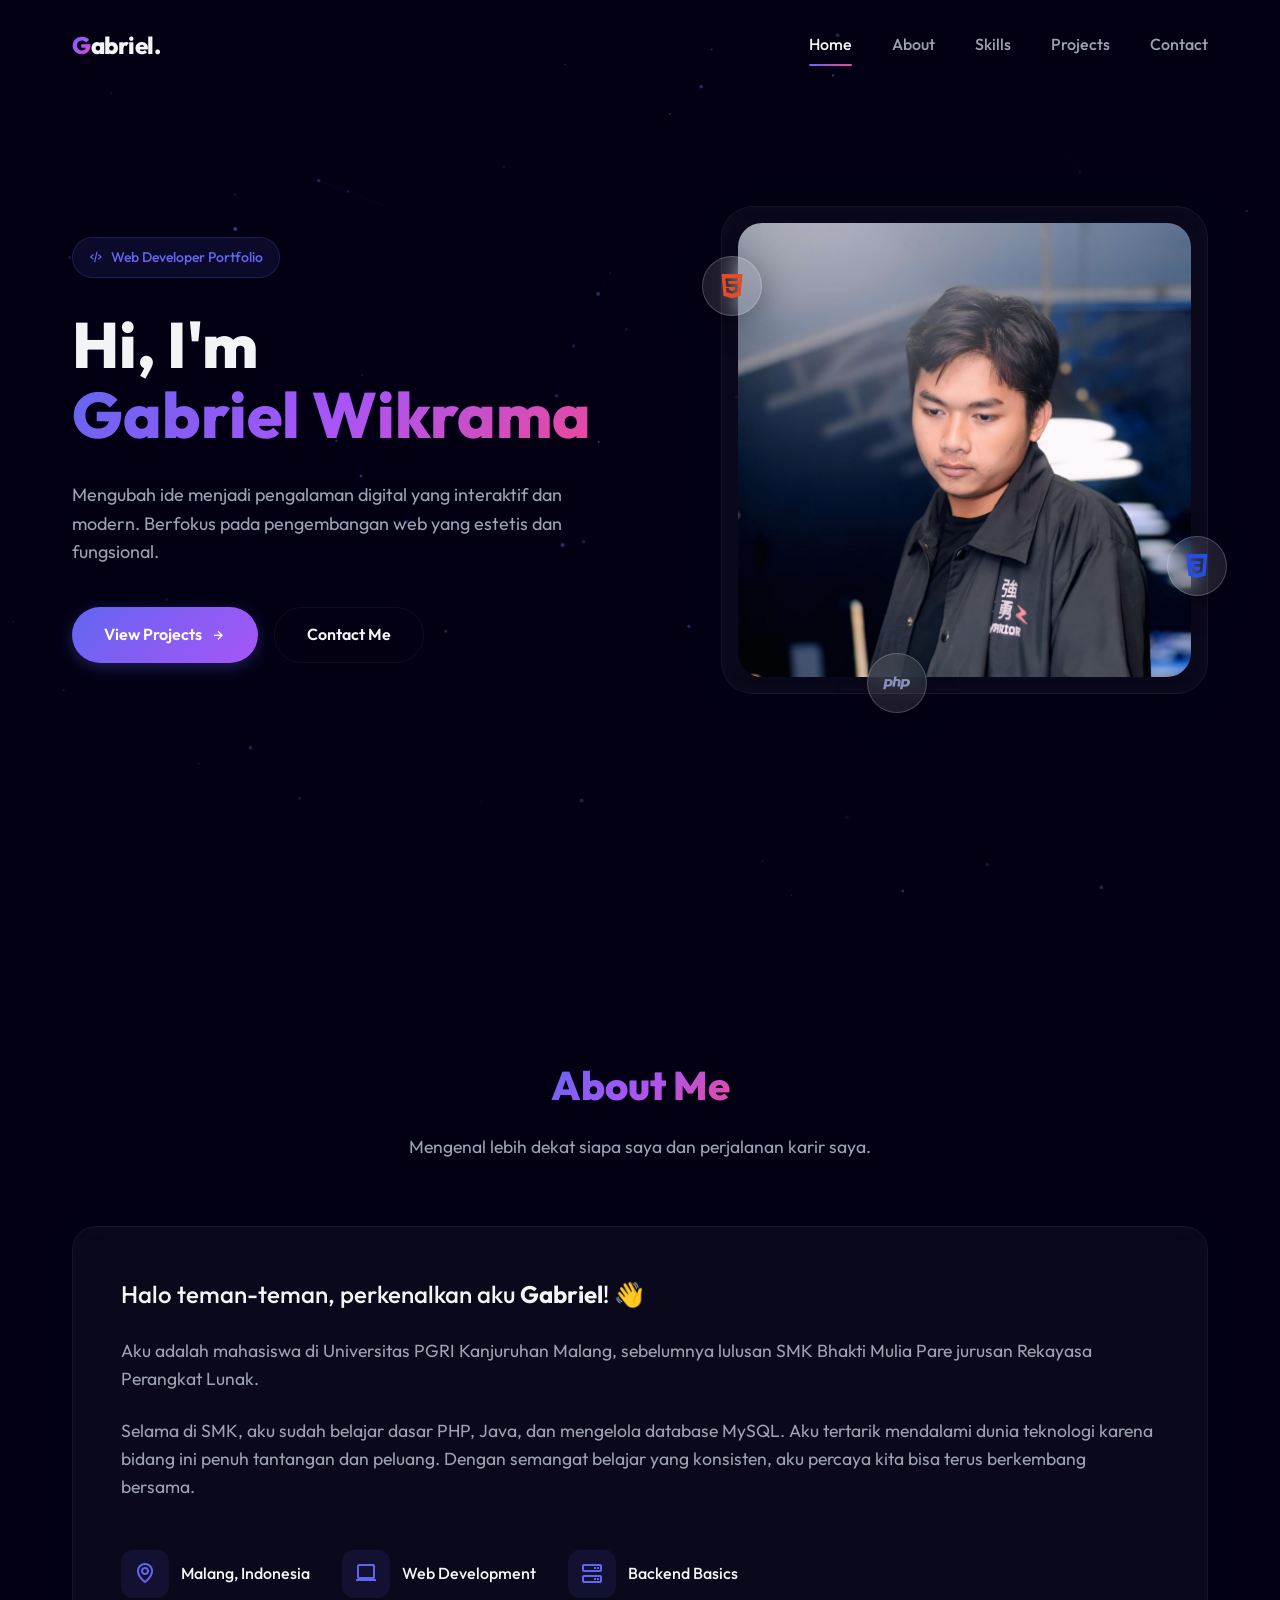
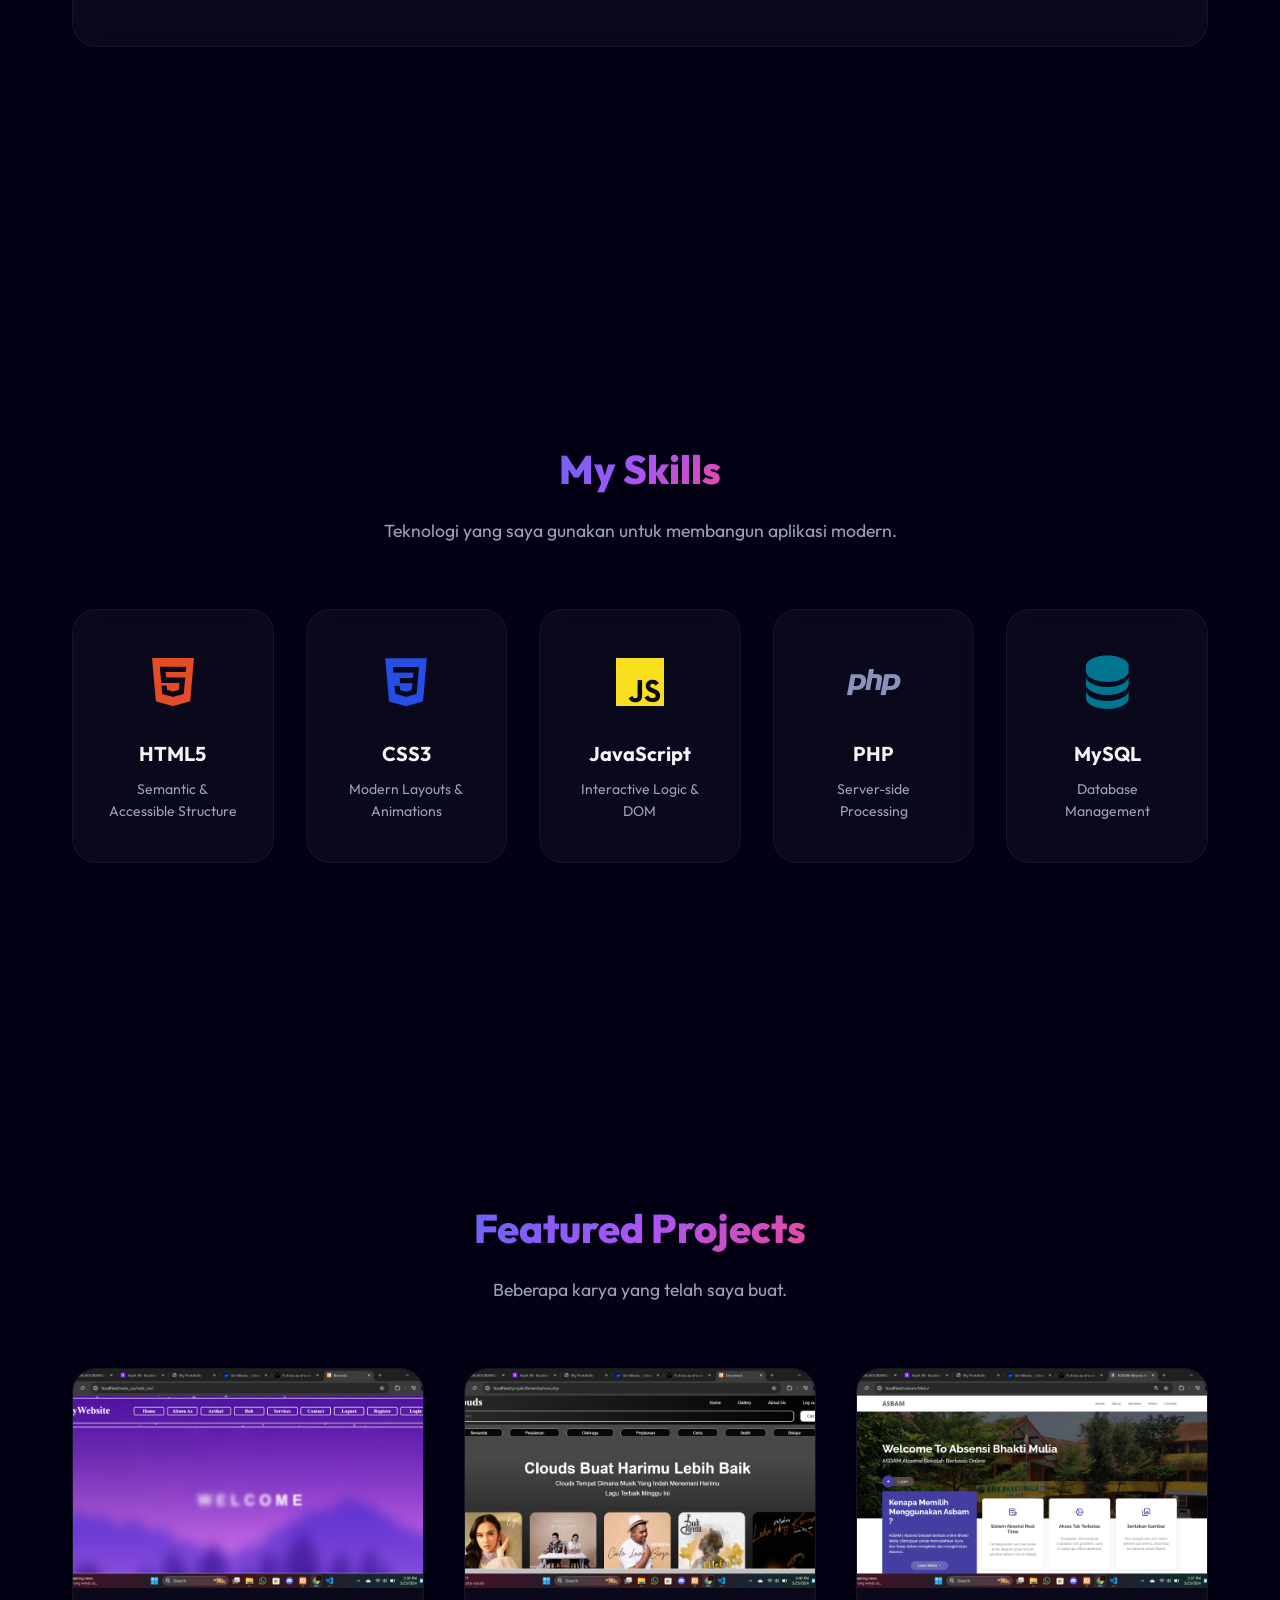
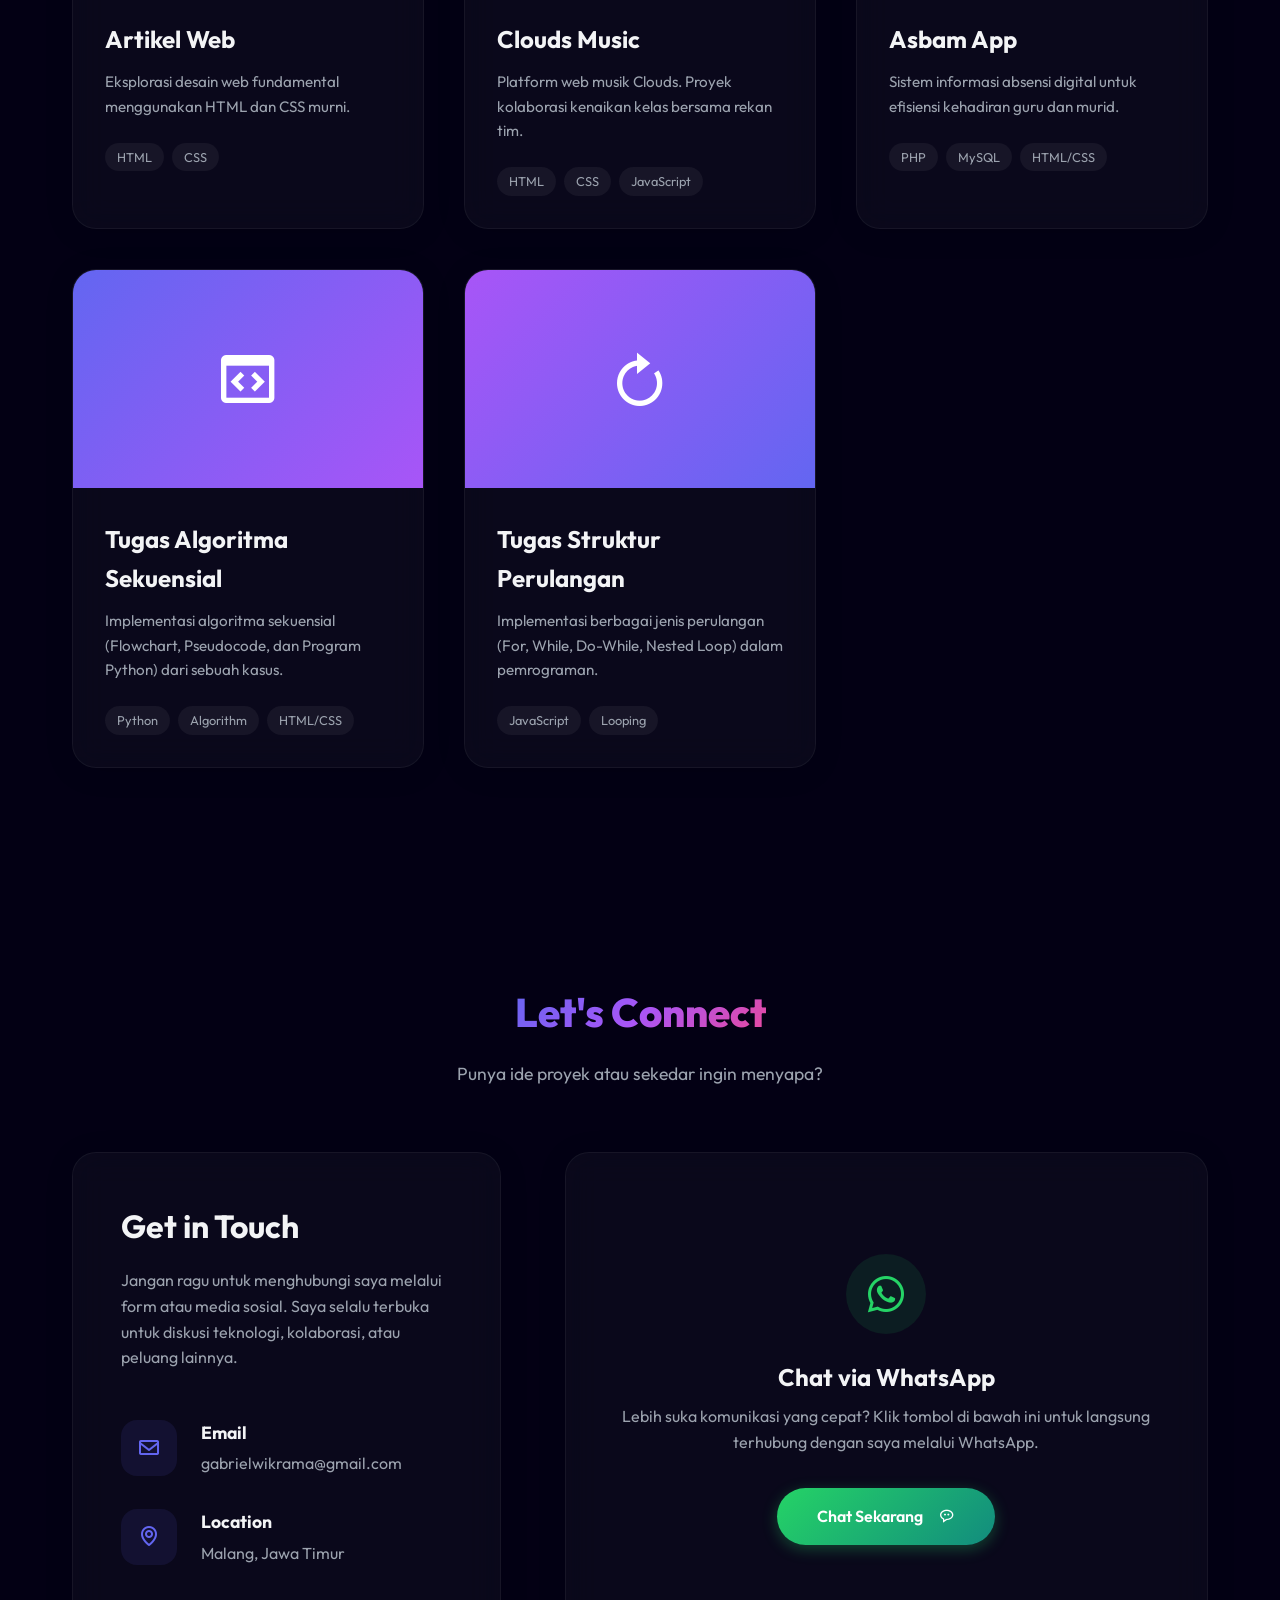
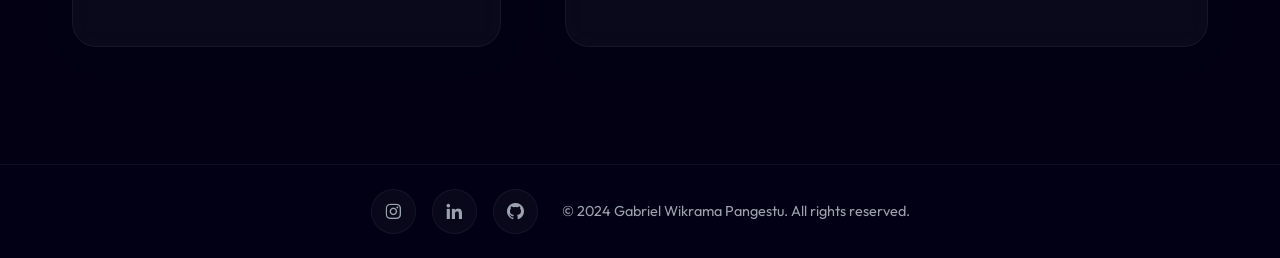
<file: index.html>
<!DOCTYPE html>
<html lang="id">
<head>
    <meta charset="UTF-8">
    <meta name="viewport" content="width=device-width, initial-scale=1.0">
    <meta name="description" content="Portfolio Gabriel Wikrama Pangestu - Web Developer">
    <title>Gabriel | Web Developer Portfolio</title>
    
    <!-- Google Fonts -->
    <link rel="preconnect" href="https://fonts.googleapis.com">
    <link rel="preconnect" href="https://fonts.gstatic.com" crossorigin>
    <link href="https://fonts.googleapis.com/css2?family=Outfit:wght@300;400;500;600;700;800&display=swap" rel="stylesheet">

    <!-- Icons -->
     <link rel="shortcut icon" type="image/x-icon" href="img/logo/logo2.png">
     <!-- End Icons -->
    
    <!-- BoxIcons -->
    <link href='https://unpkg.com/boxicons@2.1.4/css/boxicons.min.css' rel='stylesheet'>
    
    <!-- CSS -->
    <link rel="stylesheet" href="styles.css">
</head>
<body>
    <!-- Background Canvas -->
    <canvas id="bg-canvas"></canvas>

    <!-- Navigation -->
    <header class="navbar">
        <div class="nav-container">
            <a href="#home" class="logo">
                <span class="gradient-text">G</span>abriel.
            </a>
            <div class="menu-btn">
                <i class='bx bx-menu'></i>
            </div>
            <nav class="nav-links">
                <a href="#home" class="nav-link active">Home</a>
                <a href="#about" class="nav-link">About</a>
                <a href="#skills" class="nav-link">Skills</a>
                <a href="#projects" class="nav-link">Projects</a>
                <a href="#contact" class="nav-link">Contact</a>
            </nav>
        </div>
    </header>

    <main>
        <!-- Hero Section -->
        <section id="home" class="hero">
            <div class="hero-content">
                <div class="badge fade-up">
                    <i class='bx bx-code-alt'></i>
                    <span>Web Developer Portfolio</span>
                </div>
                <h1 class="fade-up" style="animation-delay: 0.1s;">
                    Hi, I'm <br>
                    <span class="gradient-text type-text">Gabriel Wikrama</span>
                </h1>
                <p class="fade-up" style="animation-delay: 0.2s;">
                    Mengubah ide menjadi pengalaman digital yang interaktif dan modern. Berfokus pada pengembangan web yang estetis dan fungsional.
                </p>
                <div class="hero-btns fade-up" style="animation-delay: 0.3s;">
                    <a href="#projects" class="btn btn-primary">
                        View Projects <i class='bx bx-right-arrow-alt'></i>
                    </a>
                    <a href="#contact" class="btn btn-outline">
                        Contact Me
                    </a>
                </div>
            </div>
            <div class="hero-image fade-in" style="animation-delay: 0.4s;">
                <div class="image-wrapper glass-panel">
                    <img src="img/gabriel3.jpg" alt="Gabriel Wikrama Pangestu">
                    <div class="floating-badge badge-1">
                        <i class='bx bxl-html5'></i>
                    </div>
                    <div class="floating-badge badge-2">
                        <i class='bx bxl-css3'></i>
                    </div>
                    <div class="floating-badge badge-3">
                        <i class='bx bxl-php'></i>
                    </div>
                </div>
            </div>
        </section>

        <!-- About Section -->
        <section id="about" class="about">
            <div class="section-header fade-up">
                <h2 class="gradient-text">About Me</h2>
                <p>Mengenal lebih dekat siapa saya dan perjalanan karir saya.</p>
            </div>
            <div class="about-container glass-panel fade-up">
                <div class="about-text">
                    <h3>Halo teman-teman, perkenalkan aku <strong>Gabriel</strong>! 👋</h3>
                    <p>
                        Aku adalah mahasiswa di Universitas PGRI Kanjuruhan Malang, sebelumnya lulusan SMK Bhakti Mulia Pare jurusan Rekayasa Perangkat Lunak.
                    </p>
                    <p>
                        Selama di SMK, aku sudah belajar dasar PHP, Java, dan mengelola database MySQL. Aku tertarik mendalami dunia teknologi karena bidang ini penuh tantangan dan peluang. Dengan semangat belajar yang konsisten, aku percaya kita bisa terus berkembang bersama.
                    </p>
                    <div class="about-stats">
                        <div class="stat-item">
                            <i class='bx bx-map'></i>
                            <span>Malang, Indonesia</span>
                        </div>
                        <div class="stat-item">
                            <i class='bx bx-laptop'></i>
                            <span>Web Development</span>
                        </div>
                        <div class="stat-item">
                            <i class='bx bx-server'></i>
                            <span>Backend Basics</span>
                        </div>
                    </div>
                </div>
            </div>
        </section>

        <!-- Skills Section -->
        <section id="skills" class="skills">
            <div class="section-header fade-up">
                <h2 class="gradient-text">My Skills</h2>
                <p>Teknologi yang saya gunakan untuk membangun aplikasi modern.</p>
            </div>
            <div class="skills-grid">
                <div class="skill-card glass-panel fade-up">
                    <i class='bx bxl-html5' style="color: #e34c26;"></i>
                    <h3>HTML5</h3>
                    <p>Semantic & Accessible Structure</p>
                </div>
                <div class="skill-card glass-panel fade-up" style="animation-delay: 0.1s;">
                    <i class='bx bxl-css3' style="color: #264de4;"></i>
                    <h3>CSS3</h3>
                    <p>Modern Layouts & Animations</p>
                </div>
                <div class="skill-card glass-panel fade-up" style="animation-delay: 0.2s;">
                    <i class='bx bxl-javascript' style="color: #f7df1e;"></i>
                    <h3>JavaScript</h3>
                    <p>Interactive Logic & DOM</p>
                </div>
                <div class="skill-card glass-panel fade-up" style="animation-delay: 0.3s;">
                    <i class='bx bxl-php' style="color: #8993be;"></i>
                    <h3>PHP</h3>
                    <p>Server-side Processing</p>
                </div>
                <div class="skill-card glass-panel fade-up" style="animation-delay: 0.4s;">
                    <i class='bx bxs-data' style="color: #00758f;"></i>
                    <h3>MySQL</h3>
                    <p>Database Management</p>
                </div>
            </div>
        </section>

        <!-- Projects Section -->
        <section id="projects" class="projects">
            <div class="section-header fade-up">
                <h2 class="gradient-text">Featured Projects</h2>
                <p>Beberapa karya yang telah saya buat.</p>
            </div>
            <div class="projects-grid">
                <!-- Project 1 -->
                <article class="project-card glass-panel fade-up">
                    <div class="project-img">
                        <img src="img/projects/artikel.png" alt="Artikel Web">
                        <div class="project-links">
                            <a href="#" class="icon-link"><i class='bx bx-link-external'></i></a>
                        </div>
                    </div>
                    <div class="project-info">
                        <h3>Artikel Web</h3>
                        <p>Eksplorasi desain web fundamental menggunakan HTML dan CSS murni.</p>
                        <div class="project-tags">
                            <span>HTML</span>
                            <span>CSS</span>
                        </div>
                    </div>
                </article>

                <!-- Project 2 -->
                <article class="project-card glass-panel fade-up" style="animation-delay: 0.1s;">
                    <div class="project-img">
                        <img src="img/projects/musik.png" alt="Clouds Music">
                        <div class="project-links">
                            <a href="#" class="icon-link"><i class='bx bx-link-external'></i></a>
                        </div>
                    </div>
                    <div class="project-info">
                        <h3>Clouds Music</h3>
                        <p>Platform web musik Clouds. Proyek kolaborasi kenaikan kelas bersama rekan tim.</p>
                        <div class="project-tags">
                            <span>HTML</span>
                            <span>CSS</span>
                            <span>JavaScript</span>
                        </div>
                    </div>
                </article>

                <!-- Project 3 -->
                <article class="project-card glass-panel fade-up" style="animation-delay: 0.2s;">
                    <div class="project-img">
                        <img src="img/projects/asbam.png" alt="Asbam App">
                        <div class="project-links">
                            <a href="#" class="icon-link"><i class='bx bx-link-external'></i></a>
                        </div>
                    </div>
                    <div class="project-info">
                        <h3>Asbam App</h3>
                        <p>Sistem informasi absensi digital untuk efisiensi kehadiran guru dan murid.</p>
                        <div class="project-tags">
                            <span>PHP</span>
                            <span>MySQL</span>
                            <span>HTML/CSS</span>
                        </div>
                    </div>
                </article>

                <!-- Project 4 (Tugas Dosen) -->
                <article class="project-card glass-panel fade-up" style="animation-delay: 0.3s;">
                    <div class="project-img">
                        <div style="width: 100%; height: 100%; display: flex; align-items: center; justify-content: center; background: linear-gradient(135deg, var(--primary-color), var(--secondary-color)); font-size: 4rem; color: white;">
                            <i class='bx bx-code-block'></i>
                        </div>
                        <div class="project-links">
                            <a href="tugas-algoritma.html" class="icon-link"><i class='bx bx-link-external'></i></a>
                        </div>
                    </div>
                    <div class="project-info">
                        <h3>Tugas Algoritma Sekuensial</h3>
                        <p>Implementasi algoritma sekuensial (Flowchart, Pseudocode, dan Program Python) dari sebuah kasus.</p>
                        <div class="project-tags">
                            <span>Python</span>
                            <span>Algorithm</span>
                            <span>HTML/CSS</span>
                        </div>
                    </div>
                </article>

                <!-- Project 5 (Tugas Perulangan) -->
                <article class="project-card glass-panel fade-up" style="animation-delay: 0.4s;">
                    <div class="project-img">
                        <div style="width: 100%; height: 100%; display: flex; align-items: center; justify-content: center; background: linear-gradient(135deg, var(--secondary-color), var(--primary-color)); font-size: 4rem; color: white;">
                            <i class='bx bx-revision'></i>
                        </div>
                        <div class="project-links">
                            <a href="tugas-perulangan.html" class="icon-link"><i class='bx bx-link-external'></i></a>
                        </div>
                    </div>
                    <div class="project-info">
                        <h3>Tugas Struktur Perulangan</h3>
                        <p>Implementasi berbagai jenis perulangan (For, While, Do-While, Nested Loop) dalam pemrograman.</p>
                        <div class="project-tags">
                            <span>JavaScript</span>
                            <span>Looping</span>
                        </div>
                    </div>
                </article>
            </div>
        </section>

        <!-- Contact Section -->
        <section id="contact" class="contact">
            <div class="section-header fade-up">
                <h2 class="gradient-text">Let's Connect</h2>
                <p>Punya ide proyek atau sekedar ingin menyapa?</p>
            </div>
            <div class="contact-container">
                <div class="contact-info glass-panel fade-up">
                    <h3>Get in Touch</h3>
                    <p>Jangan ragu untuk menghubungi saya melalui form atau media sosial. Saya selalu terbuka untuk diskusi teknologi, kolaborasi, atau peluang lainnya.</p>
                    <div class="contact-methods">
                        <div class="method">
                            <i class='bx bx-envelope'></i>
                            <div>
                                <h4>Email</h4>
                                <span>gabrielwikrama@gmail.com</span>
                            </div>
                        </div>
                        <div class="method">
                            <i class='bx bx-map'></i>
                            <div>
                                <h4>Location</h4>
                                <span>Malang, Jawa Timur</span>
                            </div>
                        </div>
                    </div>
                </div>
                <div class="contact-form glass-panel fade-up" style="animation-delay: 0.2s; text-align: center; display: flex; flex-direction: column; justify-content: center; align-items: center; padding: 4rem 2rem;">
                    <div style="width: 80px; height: 80px; border-radius: 50%; background: rgba(37, 211, 102, 0.1); display: flex; align-items: center; justify-content: center; margin-bottom: 1.5rem;">
                        <i class='bx bxl-whatsapp' style="font-size: 3rem; color: #25D366;"></i>
                    </div>
                    <h3 style="font-size: 1.5rem; margin-bottom: 0.5rem;">Chat via WhatsApp</h3>
                    <p style="color: var(--text-secondary); margin-bottom: 2rem;">Lebih suka komunikasi yang cepat? Klik tombol di bawah ini untuk langsung terhubung dengan saya melalui WhatsApp.</p>
                    <a href="https://wa.me/6285745402964" target="_blank" class="btn" style="background: linear-gradient(135deg, #25D366, #128C7E); color: white; box-shadow: 0 4px 15px rgba(37, 211, 102, 0.3); border-radius: 999px; padding: 1rem 2.5rem;">
                        Chat Sekarang <i class='bx bx-message-rounded-dots' style="margin-left: 0.5rem;"></i>
                    </a>
                </div>
            </div>
        </section>
    </main>

    <footer class="footer">
        <div class="footer-content">
            <div class="social-links">
                <a href="https://www.instagram.com/gabrielwikrama/" target="_blank" class="glass-icon"><i class='bx bxl-instagram'></i></a>
                <a href="https://www.linkedin.com/in/gabriel-wikrama-7447562a0/" target="_blank" class="glass-icon"><i class='bx bxl-linkedin'></i></a>
                <a href="https://github.com/gabrielwikrama" target="_blank" class="glass-icon"><i class='bx bxl-github'></i></a>
            </div>
            <p class="copyright">© 2024 Gabriel Wikrama Pangestu. All rights reserved.</p>
        </div>
    </footer>

    <script src="script.js"></script>
</body>
</html>
</file>
<file: styles.css>
:root {
    --bg-color: #030014;
    --text-primary: #f3f4f6;
    --text-secondary: #9ca3af;
    --primary-color: #6366f1;
    --secondary-color: #a855f7;
    --accent-color: #ec4899;
    --glass-bg: rgba(255, 255, 255, 0.03);
    --glass-border: rgba(255, 255, 255, 0.05);
    --glass-shadow: 0 4px 30px rgba(0, 0, 0, 0.1);
    --transition: all 0.3s cubic-bezier(0.4, 0, 0.2, 1);
}

* {
    margin: 0;
    padding: 0;
    box-sizing: border-box;
}

html {
    scroll-behavior: smooth;
    scroll-padding-top: 80px;
}

body {
    font-family: 'Outfit', sans-serif;
    background-color: var(--bg-color);
    color: var(--text-primary);
    line-height: 1.6;
    overflow-x: hidden;
}

/* Background Canvas */
#bg-canvas {
    position: fixed;
    top: 0;
    left: 0;
    width: 100vw;
    height: 100vh;
    z-index: -1;
    opacity: 0.6;
}

/* Typography & Utilities */
.gradient-text {
    background: linear-gradient(135deg, var(--primary-color), var(--secondary-color), var(--accent-color));
    -webkit-background-clip: text;
    -webkit-text-fill-color: transparent;
    background-clip: text;
    display: inline-block;
}

.glass-panel {
    background: var(--glass-bg);
    backdrop-filter: blur(16px);
    -webkit-backdrop-filter: blur(16px);
    border: 1px solid var(--glass-border);
    border-radius: 24px;
    box-shadow: var(--glass-shadow);
}

a {
    text-decoration: none;
    color: inherit;
    transition: var(--transition);
}

ul {
    list-style: none;
}

/* Navigation */
.navbar {
    position: fixed;
    top: 0;
    width: 100%;
    z-index: 1000;
    transition: var(--transition);
    padding: 1.5rem 0;
}

.navbar.scrolled {
    background: rgba(3, 0, 20, 0.8);
    backdrop-filter: blur(20px);
    border-bottom: 1px solid var(--glass-border);
    padding: 1rem 0;
}

.nav-container {
    max-width: 1200px;
    margin: 0 auto;
    padding: 0 2rem;
    display: flex;
    justify-content: space-between;
    align-items: center;
}

.logo {
    font-size: 1.5rem;
    font-weight: 800;
    letter-spacing: -0.5px;
}

.nav-links {
    display: flex;
    gap: 2.5rem;
}

.nav-link {
    font-size: 1rem;
    font-weight: 500;
    color: var(--text-secondary);
    position: relative;
    padding: 0.5rem 0;
}

.nav-link::after {
    content: '';
    position: absolute;
    bottom: 0;
    left: 0;
    width: 0;
    height: 2px;
    background: linear-gradient(90deg, var(--primary-color), var(--accent-color));
    transition: var(--transition);
    border-radius: 2px;
}

.nav-link:hover, .nav-link.active {
    color: var(--text-primary);
}

.nav-link:hover::after, .nav-link.active::after {
    width: 100%;
}

.menu-btn {
    display: none;
    font-size: 2rem;
    cursor: pointer;
    color: var(--text-primary);
}

/* Buttons */
.btn {
    display: inline-flex;
    align-items: center;
    gap: 0.5rem;
    padding: 0.875rem 2rem;
    border-radius: 9999px;
    font-weight: 600;
    font-size: 1rem;
    cursor: pointer;
    transition: var(--transition);
    border: none;
}

.btn-primary {
    background: linear-gradient(135deg, var(--primary-color), var(--secondary-color));
    color: white;
    box-shadow: 0 4px 15px rgba(99, 102, 241, 0.3);
}

.btn-primary:hover {
    transform: translateY(-2px);
    box-shadow: 0 8px 25px rgba(99, 102, 241, 0.5);
}

.btn-outline {
    background: transparent;
    border: 1px solid var(--glass-border);
    color: var(--text-primary);
}

.btn-outline:hover {
    background: var(--glass-bg);
    border-color: var(--primary-color);
    transform: translateY(-2px);
}

/* Layout */
main {
    max-width: 1200px;
    margin: 0 auto;
    padding: 0 2rem;
}

section {
    min-height: 100vh;
    display: flex;
    flex-direction: column;
    justify-content: center;
    padding: 6rem 0;
}

.section-header {
    text-align: center;
    margin-bottom: 4rem;
}

.section-header h2 {
    font-size: 2.5rem;
    font-weight: 800;
    margin-bottom: 1rem;
}

.section-header p {
    color: var(--text-secondary);
    font-size: 1.1rem;
    max-width: 600px;
    margin: 0 auto;
}

/* Hero Section */
.hero {
    display: grid;
    grid-template-columns: 1.2fr 1fr;
    align-items: center;
    gap: 4rem;
}

.badge {
    display: inline-flex;
    align-items: center;
    gap: 0.5rem;
    padding: 0.5rem 1rem;
    background: rgba(99, 102, 241, 0.1);
    border: 1px solid rgba(99, 102, 241, 0.2);
    border-radius: 999px;
    color: var(--primary-color);
    font-size: 0.875rem;
    font-weight: 500;
    margin-bottom: 2rem;
}

.hero h1 {
    font-size: 4rem;
    line-height: 1.1;
    font-weight: 800;
    margin-bottom: 1.5rem;
}

.type-text {
    display: inline-block;
    min-height: 1.2em;
}

.hero p {
    font-size: 1.125rem;
    color: var(--text-secondary);
    margin-bottom: 2.5rem;
    max-width: 90%;
}

.hero-btns {
    display: flex;
    gap: 1rem;
}

.hero-image {
    position: relative;
    width: 100%;
    max-width: 500px;
    margin: 0 auto;
}

.image-wrapper {
    position: relative;
    padding: 1rem;
    border-radius: 32px;
    aspect-ratio: 1;
    display: flex;
    align-items: center;
    justify-content: center;
}

.image-wrapper img {
    width: 100%;
    height: 100%;
    object-fit: cover;
    border-radius: 24px;
}

.floating-badge {
    position: absolute;
    width: 60px;
    height: 60px;
    background: rgba(255, 255, 255, 0.1);
    backdrop-filter: blur(10px);
    border: 1px solid rgba(255, 255, 255, 0.2);
    border-radius: 50%;
    display: flex;
    align-items: center;
    justify-content: center;
    font-size: 2rem;
    box-shadow: 0 8px 32px rgba(0, 0, 0, 0.3);
    animation: float 6s ease-in-out infinite;
}

.badge-1 { top: 10%; left: -20px; color: #e34c26; animation-delay: 0s; }
.badge-2 { bottom: 20%; right: -20px; color: #264de4; animation-delay: -2s; }
.badge-3 { bottom: -20px; left: 30%; color: #8993be; animation-delay: -4s; }

@keyframes float {
    0%, 100% { transform: translateY(0); }
    50% { transform: translateY(-20px); }
}

/* About Section */
.about-container {
    padding: 3rem;
}

.about-text h3 {
    font-size: 1.5rem;
    margin-bottom: 1.5rem;
    font-weight: 500;
}

.about-text p {
    color: var(--text-secondary);
    font-size: 1.1rem;
    margin-bottom: 1.5rem;
}

.about-stats {
    display: flex;
    gap: 2rem;
    margin-top: 3rem;
    flex-wrap: wrap;
}

.stat-item {
    display: flex;
    align-items: center;
    gap: 0.75rem;
    color: var(--text-primary);
    font-weight: 500;
}

.stat-item i {
    font-size: 1.5rem;
    color: var(--primary-color);
    background: rgba(99, 102, 241, 0.1);
    padding: 0.75rem;
    border-radius: 12px;
}

/* Skills Section */
.skills-grid {
    display: grid;
    grid-template-columns: repeat(auto-fit, minmax(200px, 1fr));
    gap: 2rem;
}

.skill-card {
    padding: 2.5rem 2rem;
    text-align: center;
    transition: var(--transition);
}

.skill-card:hover {
    transform: translateY(-10px);
    border-color: rgba(255, 255, 255, 0.1);
    background: rgba(255, 255, 255, 0.05);
}

.skill-card i {
    font-size: 4rem;
    margin-bottom: 1.5rem;
}

.skill-card h3 {
    font-size: 1.25rem;
    margin-bottom: 0.5rem;
}

.skill-card p {
    color: var(--text-secondary);
    font-size: 0.875rem;
}

/* Projects Section */
.projects-grid {
    display: grid;
    grid-template-columns: repeat(auto-fit, minmax(350px, 1fr));
    gap: 2.5rem;
}

.project-card {
    overflow: hidden;
    transition: var(--transition);
}

.project-card:hover {
    transform: translateY(-10px);
    border-color: rgba(255, 255, 255, 0.1);
}

.project-img {
    position: relative;
    width: 100%;
    aspect-ratio: 16/10;
    overflow: hidden;
}

.project-img img {
    width: 100%;
    height: 100%;
    object-fit: cover;
    transition: transform 0.5s cubic-bezier(0.4, 0, 0.2, 1);
}

.project-card:hover .project-img img {
    transform: scale(1.05);
}

.project-links {
    position: absolute;
    inset: 0;
    background: rgba(3, 0, 20, 0.7);
    backdrop-filter: blur(4px);
    display: flex;
    align-items: center;
    justify-content: center;
    opacity: 0;
    transition: var(--transition);
}

.project-card:hover .project-links {
    opacity: 1;
}

.icon-link {
    width: 50px;
    height: 50px;
    border-radius: 50%;
    background: var(--primary-color);
    color: white;
    display: flex;
    align-items: center;
    justify-content: center;
    font-size: 1.5rem;
    transform: translateY(20px);
    transition: var(--transition);
}

.project-card:hover .icon-link {
    transform: translateY(0);
}

.project-info {
    padding: 2rem;
}

.project-info h3 {
    font-size: 1.5rem;
    margin-bottom: 0.75rem;
}

.project-info p {
    color: var(--text-secondary);
    margin-bottom: 1.5rem;
    font-size: 0.95rem;
}

.project-tags {
    display: flex;
    flex-wrap: wrap;
    gap: 0.5rem;
}

.project-tags span {
    padding: 0.25rem 0.75rem;
    background: rgba(255, 255, 255, 0.05);
    border-radius: 999px;
    font-size: 0.8rem;
    color: var(--text-secondary);
}

/* Contact Section */
.contact-container {
    display: grid;
    grid-template-columns: 1fr 1.5fr;
    gap: 4rem;
}

.contact-info {
    padding: 3rem;
}

.contact-info h3 {
    font-size: 2rem;
    margin-bottom: 1rem;
}

.contact-info p {
    color: var(--text-secondary);
    margin-bottom: 3rem;
}

.method {
    display: flex;
    align-items: center;
    gap: 1.5rem;
    margin-bottom: 2rem;
}

.method i {
    font-size: 1.5rem;
    color: var(--primary-color);
    background: rgba(99, 102, 241, 0.1);
    padding: 1rem;
    border-radius: 16px;
}

.method h4 {
    font-size: 1.1rem;
    margin-bottom: 0.25rem;
}

.method span {
    color: var(--text-secondary);
}

.contact-form {
    padding: 3rem;
}

.form-group {
    margin-bottom: 1.5rem;
}

.form-group label {
    display: block;
    margin-bottom: 0.5rem;
    font-weight: 500;
    color: var(--text-secondary);
}

.input-wrap {
    position: relative;
    display: flex;
    align-items: center;
}

.input-wrap i {
    position: absolute;
    left: 1.25rem;
    color: var(--text-secondary);
    font-size: 1.25rem;
}

.textarea-wrap i {
    top: 1.25rem;
}

input, textarea {
    width: 100%;
    padding: 1rem 1rem 1rem 3.5rem;
    background: rgba(0, 0, 0, 0.2);
    border: 1px solid var(--glass-border);
    border-radius: 16px;
    color: var(--text-primary);
    font-family: inherit;
    font-size: 1rem;
    transition: var(--transition);
}

input:focus, textarea:focus {
    outline: none;
    border-color: var(--primary-color);
    background: rgba(0, 0, 0, 0.4);
    box-shadow: 0 0 0 4px rgba(99, 102, 241, 0.1);
}

textarea {
    resize: vertical;
    min-height: 150px;
}

.btn-submit {
    width: 100%;
    justify-content: center;
    padding: 1rem;
}

/* Footer */
.footer {
    border-top: 1px solid var(--glass-border);
    padding: 1.5rem 2rem;
    background: rgba(3, 0, 20, 0.5);
}

.footer-content {
    max-width: 1200px;
    margin: 0 auto;
    display: flex;
    flex-direction: row;
    justify-content: center;
    align-items: center;
    gap: 1.5rem;
}

.footer-logo span {
    font-size: 2rem;
    font-weight: 800;
}

.social-links {
    display: flex;
    gap: 1rem;
}

.glass-icon {
    width: 45px;
    height: 45px;
    border-radius: 50%;
    background: var(--glass-bg);
    border: 1px solid var(--glass-border);
    display: flex;
    align-items: center;
    justify-content: center;
    font-size: 1.25rem;
    color: var(--text-secondary);
}

.glass-icon:hover {
    color: white;
    background: var(--primary-color);
    border-color: var(--primary-color);
    transform: translateY(-3px);
}

.copyright {
    color: var(--text-secondary);
    font-size: 0.9rem;
}

/* Animations Utilities */
.fade-up {
    opacity: 0;
    transform: translateY(30px);
    transition: opacity 0.8s ease, transform 0.8s ease;
}

.fade-in {
    opacity: 0;
    transition: opacity 1s ease;
}

.visible {
    opacity: 1;
    transform: translateY(0);
}

/* Responsive */
@media (max-width: 1024px) {
    .hero {
        grid-template-columns: 1fr;
        text-align: center;
        gap: 3rem;
        padding-top: 8rem;
    }

    .hero-btns {
        justify-content: center;
    }

    .hero p {
        margin: 0 auto 2.5rem;
    }

    .contact-container {
        grid-template-columns: 1fr;
    }
}

@media (max-width: 768px) {
    .menu-btn {
        display: block;
    }

    .nav-links {
        position: absolute;
        top: 100%;
        left: 0;
        width: 100%;
        background: rgba(3, 0, 20, 0.95);
        backdrop-filter: blur(20px);
        flex-direction: column;
        padding: 2rem;
        gap: 1.5rem;
        border-bottom: 1px solid var(--glass-border);
        clip-path: polygon(0 0, 100% 0, 100% 0, 0 0);
        transition: clip-path 0.4s ease-in-out;
    }

    .nav-links.active {
        clip-path: polygon(0 0, 100% 0, 100% 100%, 0 100%);
    }

    .hero h1 {
        font-size: 3rem;
    }

    section {
        padding: 4rem 0;
    }

    .footer-content {
        flex-direction: column-reverse;
        justify-content: center;
        gap: 1.5rem;
        text-align: center;
    }
}
</file>
